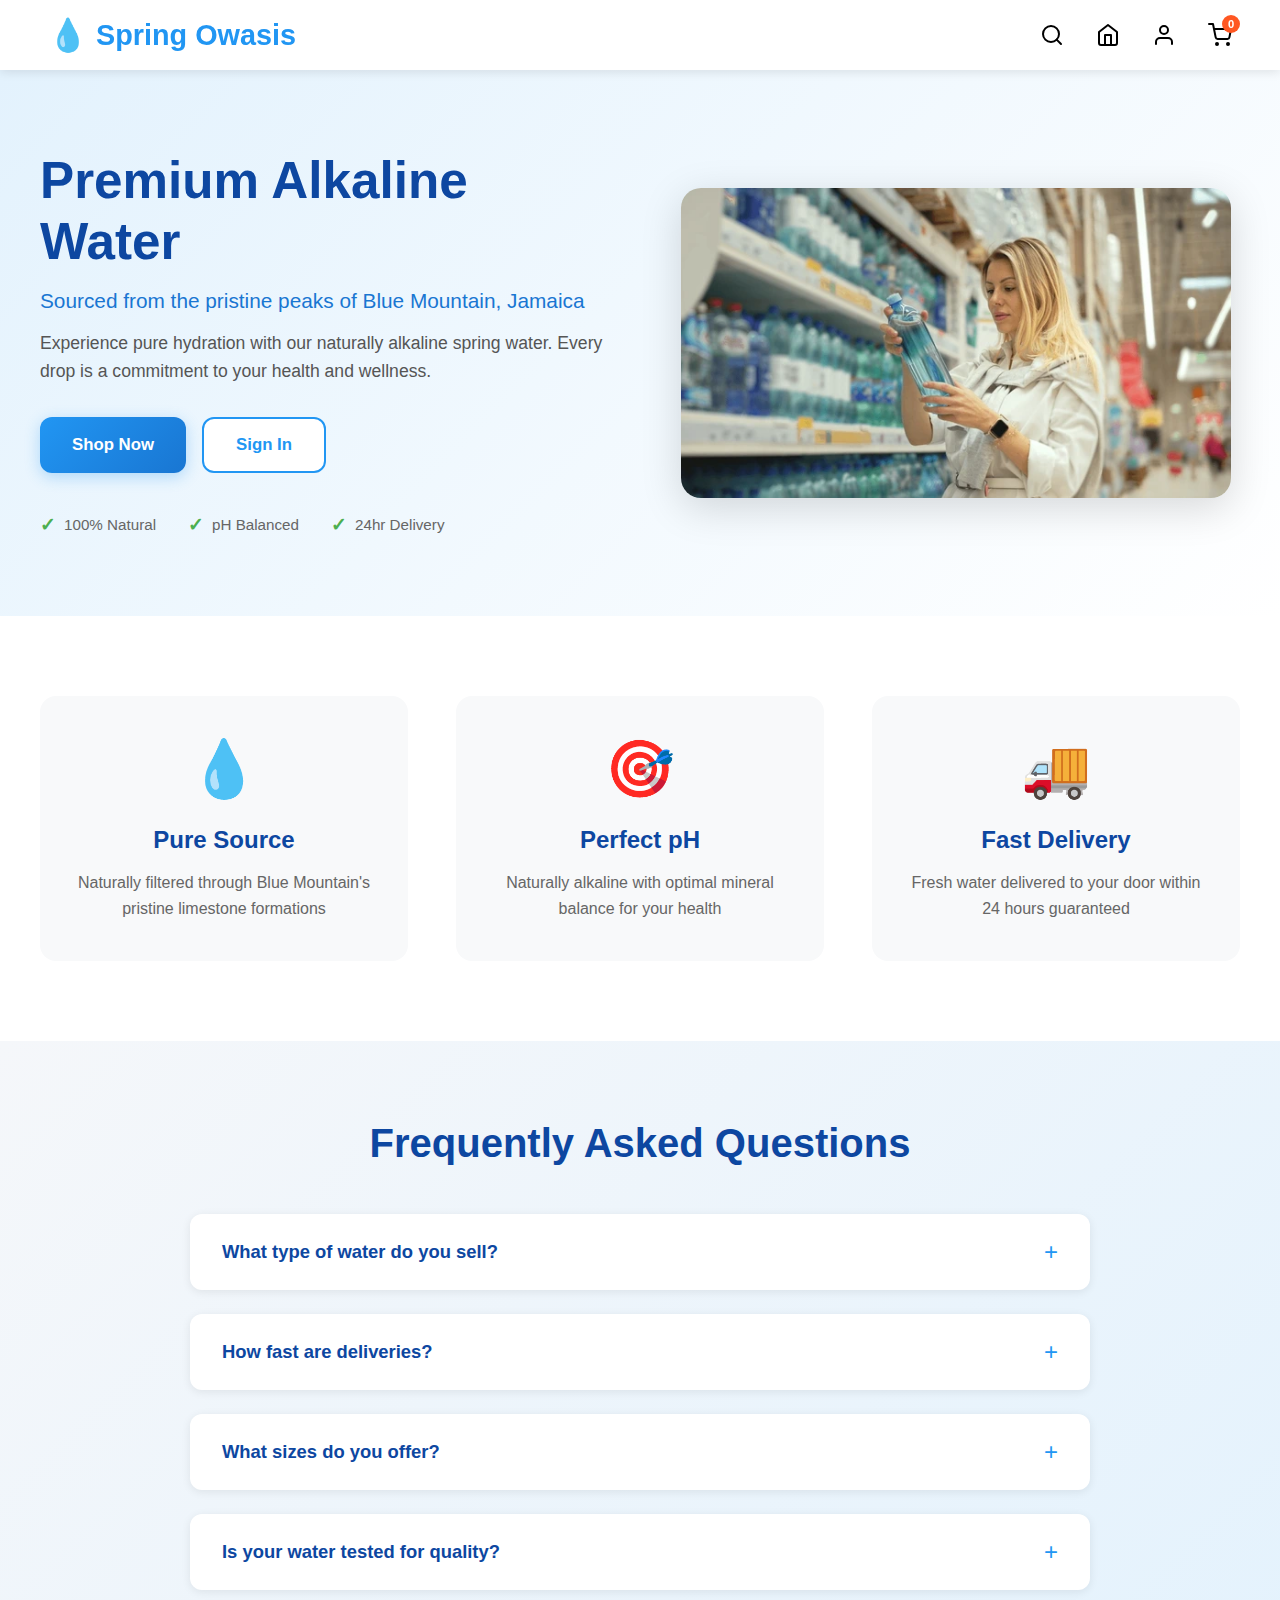
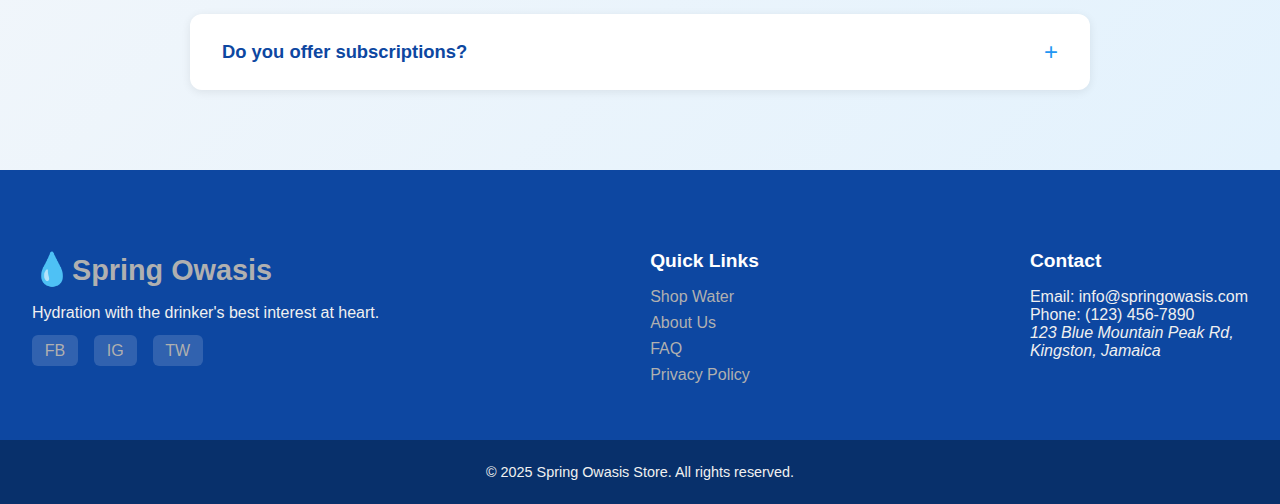
<file: Pages/index.html>
<!DOCTYPE html>
<html lang="en">

<head>
    <meta charset="UTF-8">
    <meta name="viewport" content="width=device-width, initial-scale=1.0">
    <title>Spring Owasis Store</title>
    <link rel="stylesheet" href="/css/index.css">
</head>

<body>
    <nav>
        <a href="/index.html" class="logo">Spring Owasis</a>
        <div class="nav-icons">
            <div class="nav-icon search-icon" title="Search"></div>
            <a href="/Pages/shop.html" class="nav-icon shop-icon" title="Shop"></a>
            <div class="nav-icon profile-icon" title="Profile"></div>
            <a href="/Pages/cart.html" class="nav-icon cart-icon" title="Cart">
                <span class="cart-badge">0</span>
            </a>
        </div>
    </nav>

    <section class="hero-section">
        <div class="hero-content">
            <div class="hero-text">
                <h1>Premium Alkaline Water</h1>
                <p class="hero-subtitle">Sourced from the pristine peaks of Blue Mountain, Jamaica</p>
                <p class="hero-description">Experience pure hydration with our naturally alkaline spring water. Every
                    drop is a commitment to your health and wellness.</p>

                <div class="hero-buttons">
                    <button class="shop-herobutton">Shop Now</button>
                    <button class="login-herobutton">Sign In</button>
                </div>

                <div class="hero-features">
                    <div class="feature-item">
                        <span class="feature-icon">✓</span>
                        <span>100% Natural</span>
                    </div>
                    <div class="feature-item">
                        <span class="feature-icon">✓</span>
                        <span>pH Balanced</span>
                    </div>
                    <div class="feature-item">
                        <span class="feature-icon">✓</span>
                        <span>24hr Delivery</span>
                    </div>
                </div>
            </div>

            <div class="hero-image">
                <img src="/assets/woman_water.png" alt="Premium water collection">
            </div>
        </div>
    </section>

    <section class="features-section">
        <div class="features-container">
            <div class="feature-card">
                <div class="feature-icon-large">💧</div>
                <h3>Pure Source</h3>
                <p>Naturally filtered through Blue Mountain's pristine limestone formations</p>
            </div>
            <div class="feature-card">
                <div class="feature-icon-large">🎯</div>
                <h3>Perfect pH</h3>
                <p>Naturally alkaline with optimal mineral balance for your health</p>
            </div>
            <div class="feature-card">
                <div class="feature-icon-large">🚚</div>
                <h3>Fast Delivery</h3>
                <p>Fresh water delivered to your door within 24 hours guaranteed</p>
            </div>
        </div>
    </section>

    <section class="faq-section">
        <div class="faq-container">
            <h2 class="faq-heading">Frequently Asked Questions</h2>

            <div class="faq-list">
                <div class="faq-item">
                    <div class="faq-question">
                        <h3>What type of water do you sell?</h3>
                        <span class="faq-icon">+</span>
                    </div>
                    <div class="faq-answer">
                        <p>We sell premium alkaline water sourced from the peak of Blue Mountain, Jamaica. Our water is
                            naturally filtered and rich in essential minerals.</p>
                    </div>
                </div>

                <div class="faq-item">
                    <div class="faq-question">
                        <h3>How fast are deliveries?</h3>
                        <span class="faq-icon">+</span>
                    </div>
                    <div class="faq-answer">
                        <p>We commit to delivering all orders within 24 hours of placement. Same-day delivery is
                            available for orders placed before noon.</p>
                    </div>
                </div>

                <div class="faq-item">
                    <div class="faq-question">
                        <h3>What sizes do you offer?</h3>
                        <span class="faq-icon">+</span>
                    </div>
                    <div class="faq-answer">
                        <p>We offer sizes ranging from 8oz bottles to 5-gallon jugs, with prices from $80 to $2000 to
                            suit every need.</p>
                    </div>
                </div>

                <div class="faq-item">
                    <div class="faq-question">
                        <h3>Is your water tested for quality?</h3>
                        <span class="faq-icon">+</span>
                    </div>
                    <div class="faq-answer">
                        <p>Yes, our water undergoes rigorous testing to ensure it meets the highest quality standards.
                            We test for purity, mineral content, and pH levels regularly.</p>
                    </div>
                </div>

                <div class="faq-item">
                    <div class="faq-question">
                        <h3>Do you offer subscriptions?</h3>
                        <span class="faq-icon">+</span>
                    </div>
                    <div class="faq-answer">
                        <p>Subscription services are coming soon! Sign up for our newsletter to be notified when they
                            launch.</p>
                    </div>
                </div>
            </div>
        </div>
    </section>

    <footer class="main-footer">
        <div class="footer-content">
            <div class="footer-col brand-info">
                <a href="/index.html" class="logo footer-logo">Spring Owasis</a>
                <p class="tagline">Hydration with the drinker's best interest at heart.</p>
                <div class="social-links">
                    <a href="#" class="social-icon" title="Facebook">FB</a>
                    <a href="#" class="social-icon" title="Instagram">IG</a>
                    <a href="#" class="social-icon" title="Twitter">TW</a>
                </div>
            </div>

            <div class="footer-col nav-links">
                <h3>Quick Links</h3>
                <ul>
                    <li><a href="/Pages/shop.html">Shop Water</a></li>
                    <li><a href="/Pages copy/about.html">About Us</a></li>
                    <li><a href="">FAQ</a></li>
                    <li><a href="#">Privacy Policy</a></li>
                </ul>
            </div>

            <div class="footer-col contact-info">
                <h3>Contact</h3>
                <p>Email: info@springowasis.com</p>
                <p>Phone: (123) 456-7890</p>
                <address>
                    123 Blue Mountain Peak Rd,<br>
                    Kingston, Jamaica
                </address>
            </div>
        </div>

        <div class="footer-bottom">
            <p>&copy; 2025 Spring Owasis Store. All rights reserved.</p>
        </div>
    </footer>

    <script src="/scripts/index.js"></script>
</body>

</html>
</file>
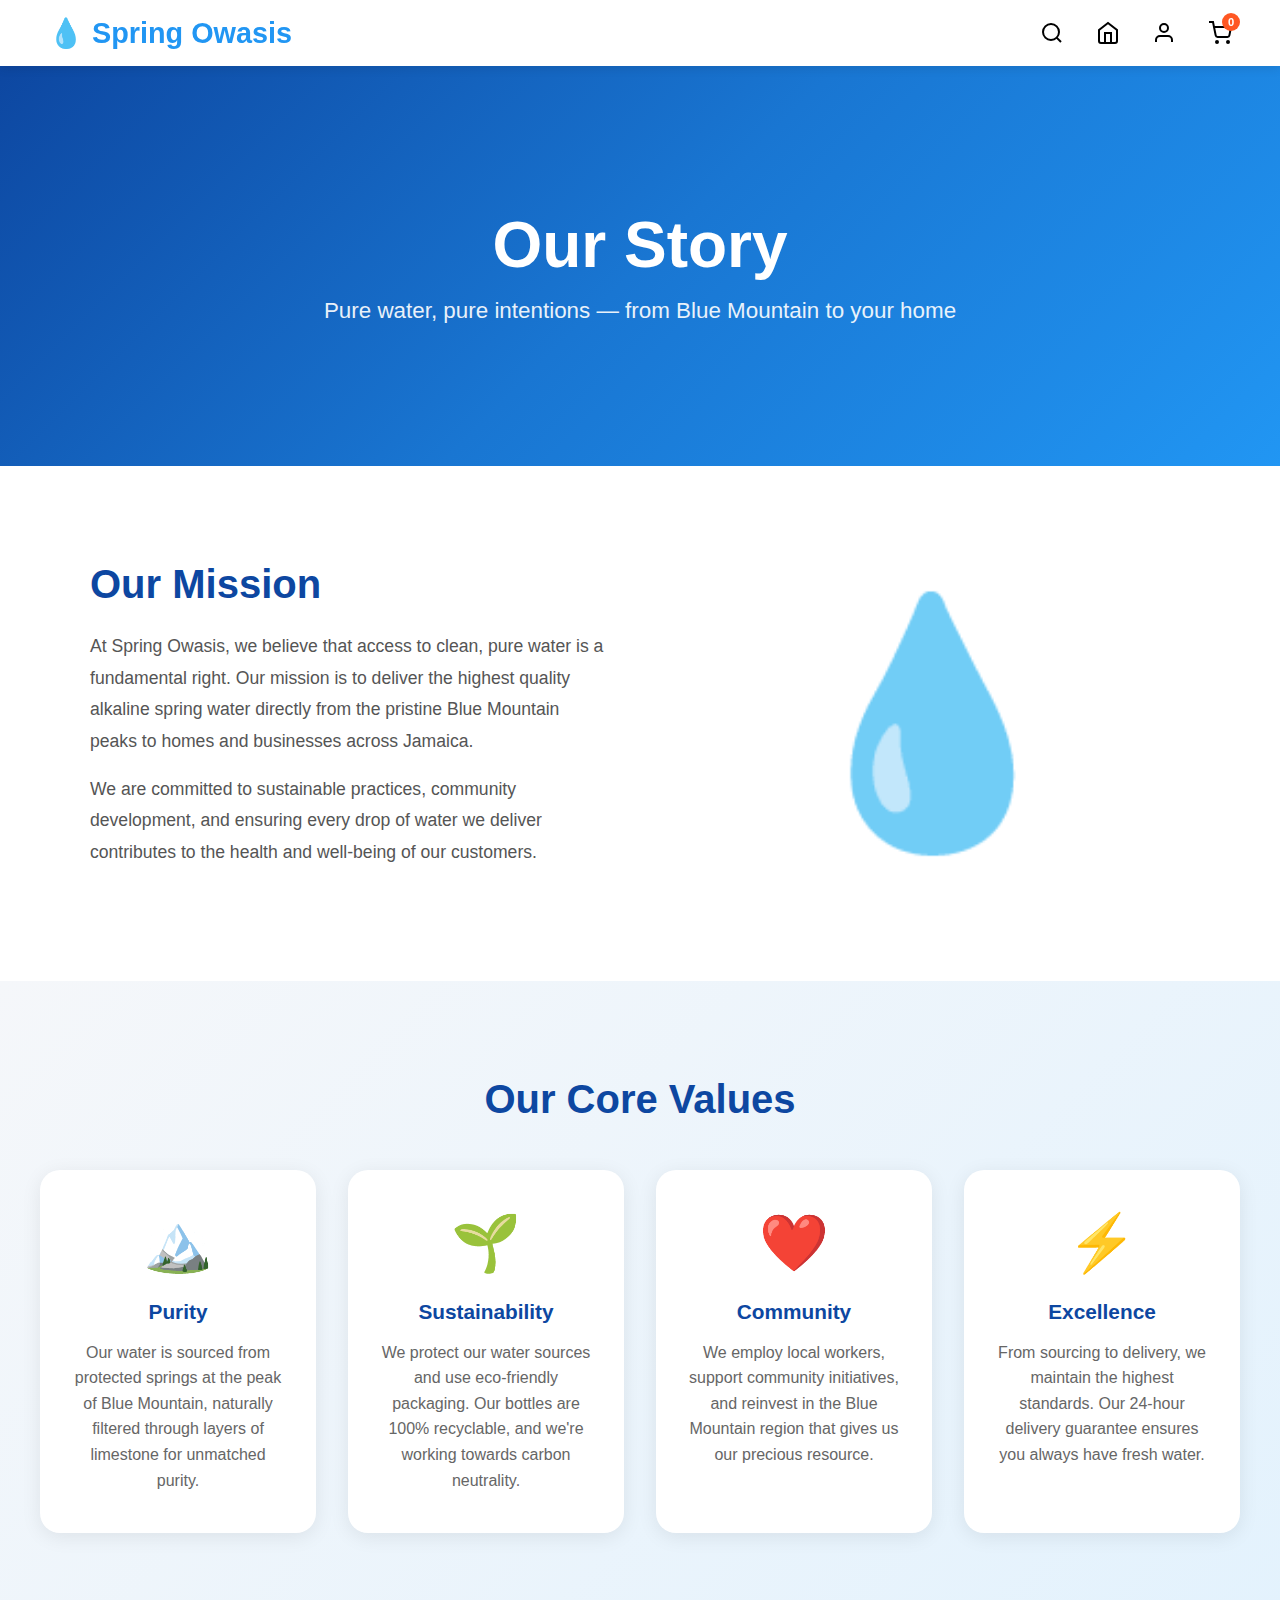
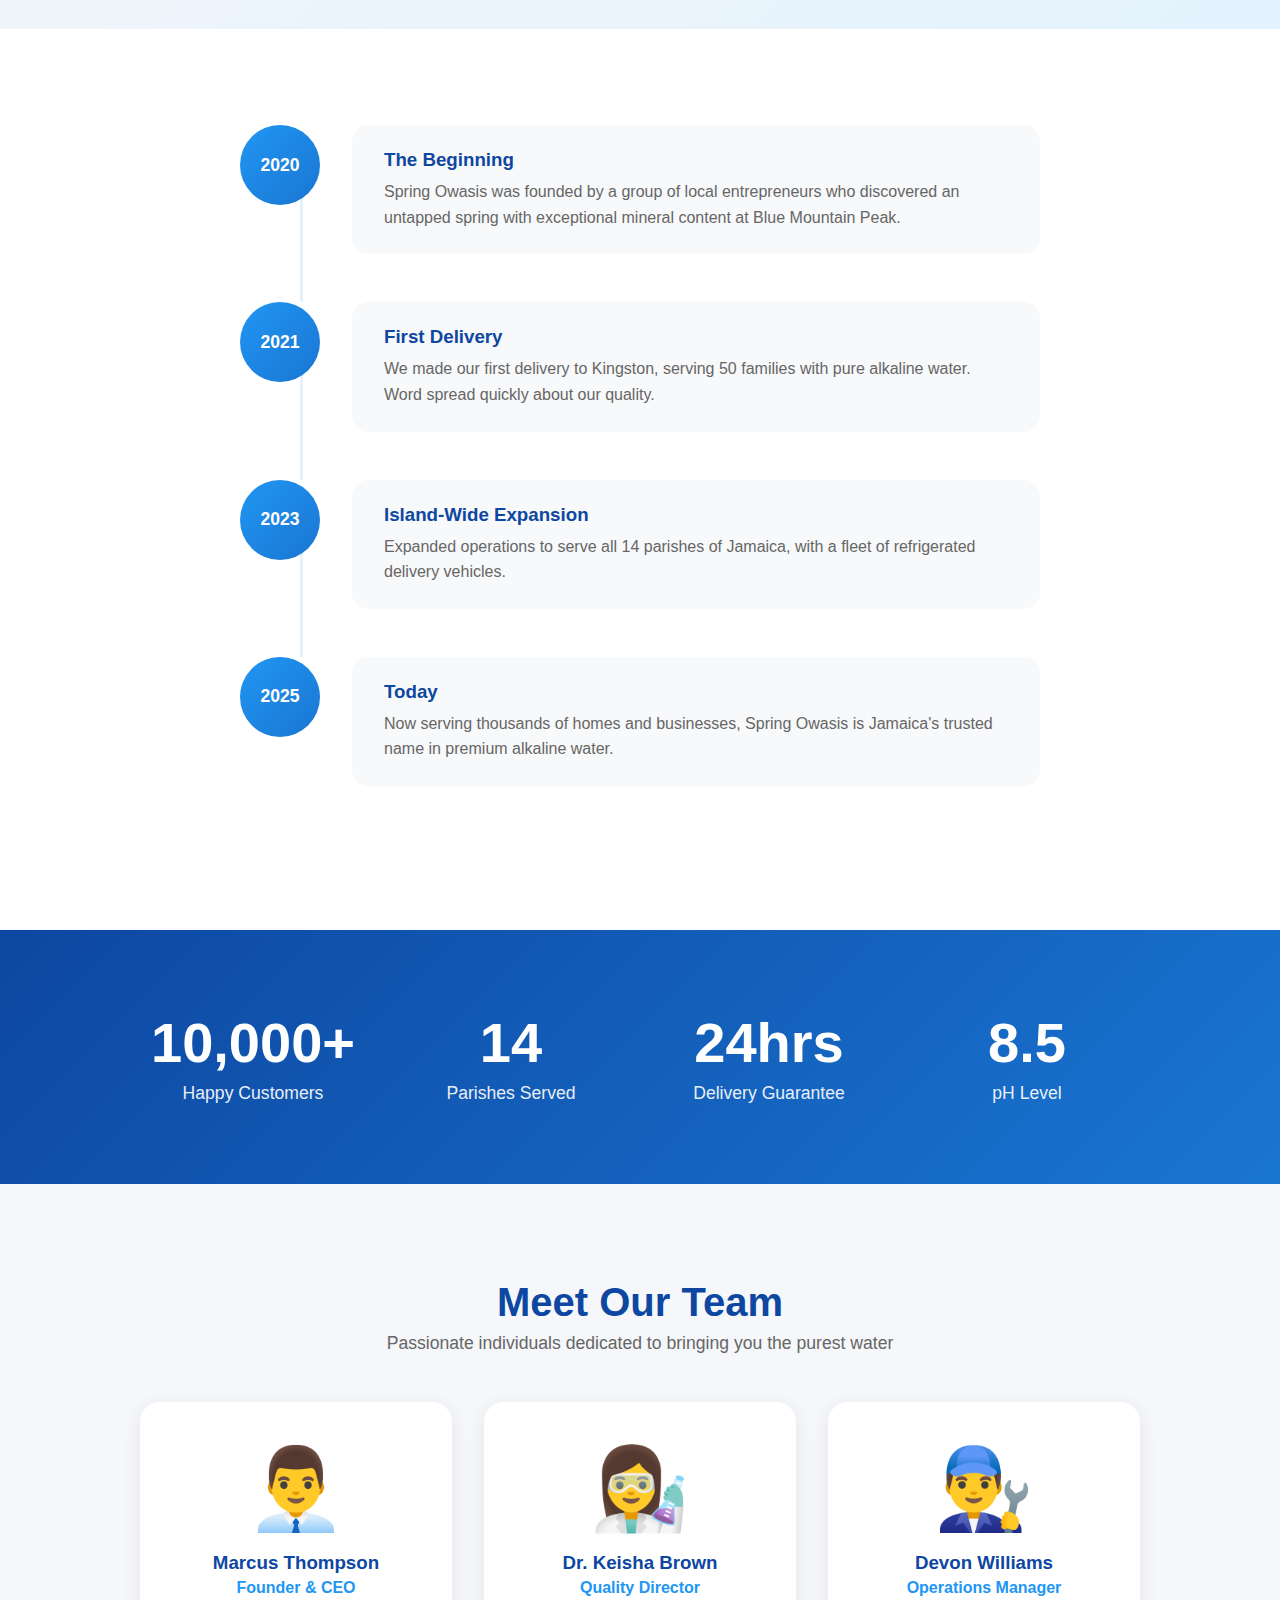
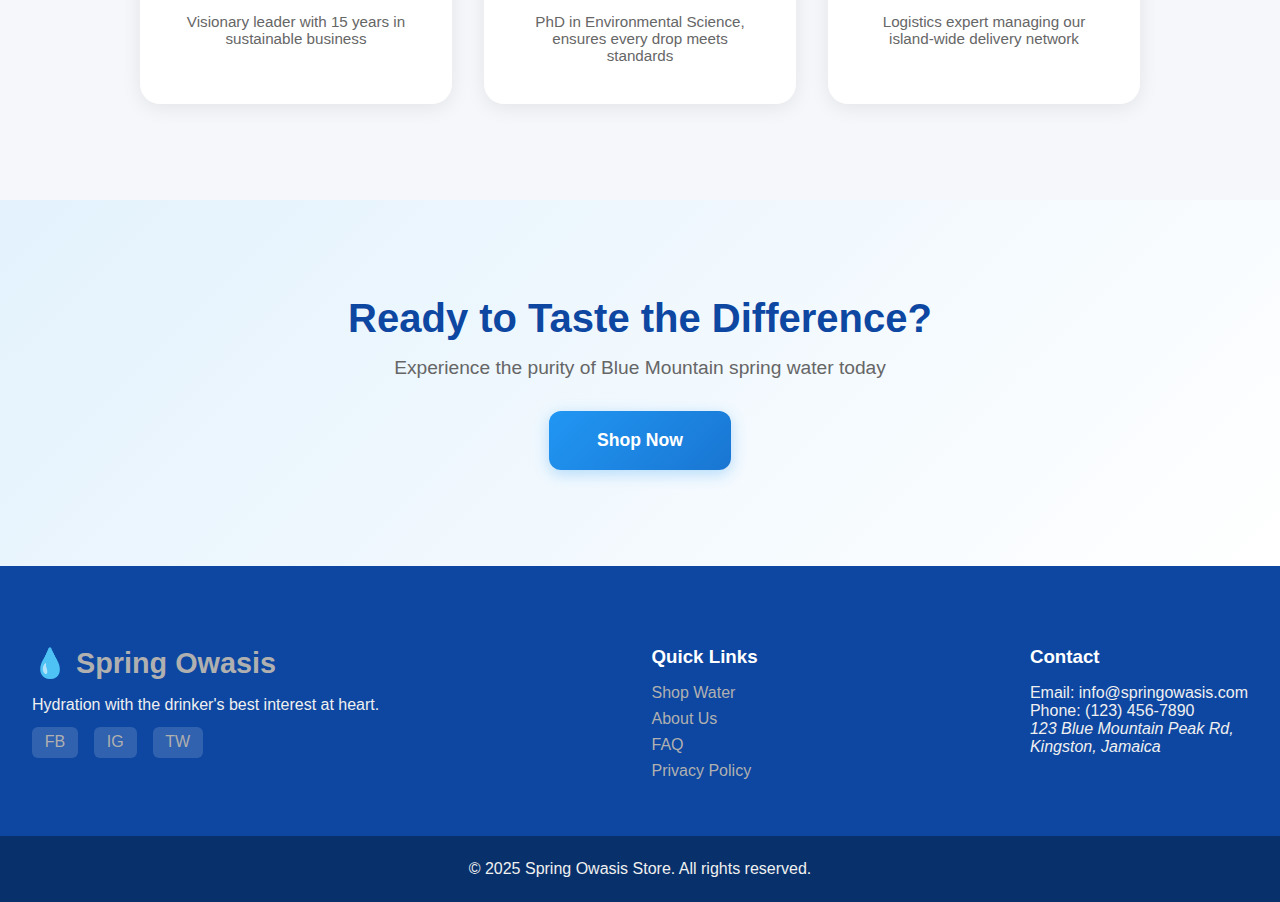
<file: Pages/about.html>
<!DOCTYPE html>
<html lang="en">

<head>
    <meta charset="UTF-8">
    <meta name="viewport" content="width=device-width, initial-scale=1.0">
    <title>About Us - Spring Owasis</title>
    <link rel="stylesheet" href="/css/about.css">
</head>

<body>
    <nav>
        <a href="/index.html" class="logo">Spring Owasis</a>
        <div class="nav-icons">
            <div class="nav-icon search-icon" title="Search"></div>
            <a href="/Pages/shop.html" class="nav-icon shop-icon" title="Shop"></a>
            <a href="/Pages/profile.html" class="nav-icon profile-icon" title="Profile"></a>
            <a href="/Pages/cart.html" class="nav-icon cart-icon" title="Cart">
                <span class="cart-badge">0</span>
            </a>
        </div>
    </nav>

    <!-- Hero Section -->
    <section class="about-hero">
        <div class="hero-overlay">
            <h1>Our Story</h1>
            <p>Pure water, pure intentions — from Blue Mountain to your home</p>
        </div>
    </section>

    <!-- Mission Section -->
    <section class="mission-section">
        <div class="mission-container">
            <div class="mission-content">
                <h2>Our Mission</h2>
                <p>At Spring Owasis, we believe that access to clean, pure water is a fundamental right. Our mission is
                    to deliver the highest quality alkaline spring water directly from the pristine Blue Mountain peaks
                    to homes and businesses across Jamaica.</p>
                <p>We are committed to sustainable practices, community development, and ensuring every drop of water we
                    deliver contributes to the health and well-being of our customers.</p>
            </div>
            <div class="mission-image">
                <div class="mission-icon">💧</div>
            </div>
        </div>
    </section>

    <!-- Values Section -->
    <section class="values-section">
        <h2>Our Core Values</h2>
        <div class="values-grid">
            <div class="value-card">
                <div class="value-icon">🏔️</div>
                <h3>Purity</h3>
                <p>Our water is sourced from protected springs at the peak of Blue Mountain, naturally filtered through
                    layers of limestone for unmatched purity.</p>
            </div>
            <div class="value-card">
                <div class="value-icon">🌱</div>
                <h3>Sustainability</h3>
                <p>We protect our water sources and use eco-friendly packaging. Our bottles are 100% recyclable, and
                    we're working towards carbon neutrality.</p>
            </div>
            <div class="value-card">
                <div class="value-icon">❤️</div>
                <h3>Community</h3>
                <p>We employ local workers, support community initiatives, and reinvest in the Blue Mountain region that
                    gives us our precious resource.</p>
            </div>
            <div class="value-card">
                <div class="value-icon">⚡</div>
                <h3>Excellence</h3>
                <p>From sourcing to delivery, we maintain the highest standards. Our 24-hour delivery guarantee ensures
                    you always have fresh water.</p>
            </div>
        </div>
    </section>

    <!-- Story Section -->
    <section class="story-section">
        <div class="story-container">
            <div class="story-timeline">
                <div class="timeline-item">
                    <div class="timeline-year">2020</div>
                    <div class="timeline-content">
                        <h3>The Beginning</h3>
                        <p>Spring Owasis was founded by a group of local entrepreneurs who discovered an untapped spring
                            with exceptional mineral content at Blue Mountain Peak.</p>
                    </div>
                </div>
                <div class="timeline-item">
                    <div class="timeline-year">2021</div>
                    <div class="timeline-content">
                        <h3>First Delivery</h3>
                        <p>We made our first delivery to Kingston, serving 50 families with pure alkaline water. Word
                            spread quickly about our quality.</p>
                    </div>
                </div>
                <div class="timeline-item">
                    <div class="timeline-year">2023</div>
                    <div class="timeline-content">
                        <h3>Island-Wide Expansion</h3>
                        <p>Expanded operations to serve all 14 parishes of Jamaica, with a fleet of refrigerated
                            delivery vehicles.</p>
                    </div>
                </div>
                <div class="timeline-item">
                    <div class="timeline-year">2025</div>
                    <div class="timeline-content">
                        <h3>Today</h3>
                        <p>Now serving thousands of homes and businesses, Spring Owasis is Jamaica's trusted name in
                            premium alkaline water.</p>
                    </div>
                </div>
            </div>
        </div>
    </section>

    <!-- Stats Section -->
    <section class="stats-section">
        <div class="stats-container">
            <div class="stat-item">
                <div class="stat-number">10,000+</div>
                <div class="stat-label">Happy Customers</div>
            </div>
            <div class="stat-item">
                <div class="stat-number">14</div>
                <div class="stat-label">Parishes Served</div>
            </div>
            <div class="stat-item">
                <div class="stat-number">24hrs</div>
                <div class="stat-label">Delivery Guarantee</div>
            </div>
            <div class="stat-item">
                <div class="stat-number">8.5</div>
                <div class="stat-label">pH Level</div>
            </div>
        </div>
    </section>

    <!-- Team Section -->
    <section class="team-section">
        <h2>Meet Our Team</h2>
        <p class="team-intro">Passionate individuals dedicated to bringing you the purest water</p>
        <div class="team-grid">
            <div class="team-card">
                <div class="team-avatar">👨‍💼</div>
                <h3>Marcus Thompson</h3>
                <p class="team-role">Founder & CEO</p>
                <p class="team-bio">Visionary leader with 15 years in sustainable business</p>
            </div>
            <div class="team-card">
                <div class="team-avatar">👩‍🔬</div>
                <h3>Dr. Keisha Brown</h3>
                <p class="team-role">Quality Director</p>
                <p class="team-bio">PhD in Environmental Science, ensures every drop meets standards</p>
            </div>
            <div class="team-card">
                <div class="team-avatar">👨‍🔧</div>
                <h3>Devon Williams</h3>
                <p class="team-role">Operations Manager</p>
                <p class="team-bio">Logistics expert managing our island-wide delivery network</p>
            </div>
        </div>
    </section>

    <!-- CTA Section -->
    <section class="cta-section">
        <div class="cta-content">
            <h2>Ready to Taste the Difference?</h2>
            <p>Experience the purity of Blue Mountain spring water today</p>
            <a href="/Pages/shop.html" class="cta-btn">Shop Now</a>
        </div>
    </section>

    <footer class="main-footer">
        <div class="footer-content">
            <div class="footer-col brand-info">
                <a href="/index.html" class="logo footer-logo">Spring Owasis</a>
                <p class="tagline">Hydration with the drinker's best interest at heart.</p>
                <div class="social-links">
                    <a href="#" class="social-icon">FB</a>
                    <a href="#" class="social-icon">IG</a>
                    <a href="#" class="social-icon">TW</a>
                </div>
            </div>
            <div class="footer-col nav-links">
                <h3>Quick Links</h3>
                <ul>
                    <li><a href="/Pages/shop.html">Shop Water</a></li>
                    <li><a href="/Pages/about.html">About Us</a></li>
                    <li><a href="/index.html#faq">FAQ</a></li>
                    <li><a href="#">Privacy Policy</a></li>
                </ul>
            </div>
            <div class="footer-col contact-info">
                <h3>Contact</h3>
                <p>Email: info@springowasis.com</p>
                <p>Phone: (123) 456-7890</p>
                <address>123 Blue Mountain Peak Rd,<br>Kingston, Jamaica</address>
            </div>
        </div>
        <div class="footer-bottom">
            <p>&copy; 2025 Spring Owasis Store. All rights reserved.</p>
        </div>
    </footer>

    <script src="/scripts/about.js"></script>
</body>

</html>
</file>
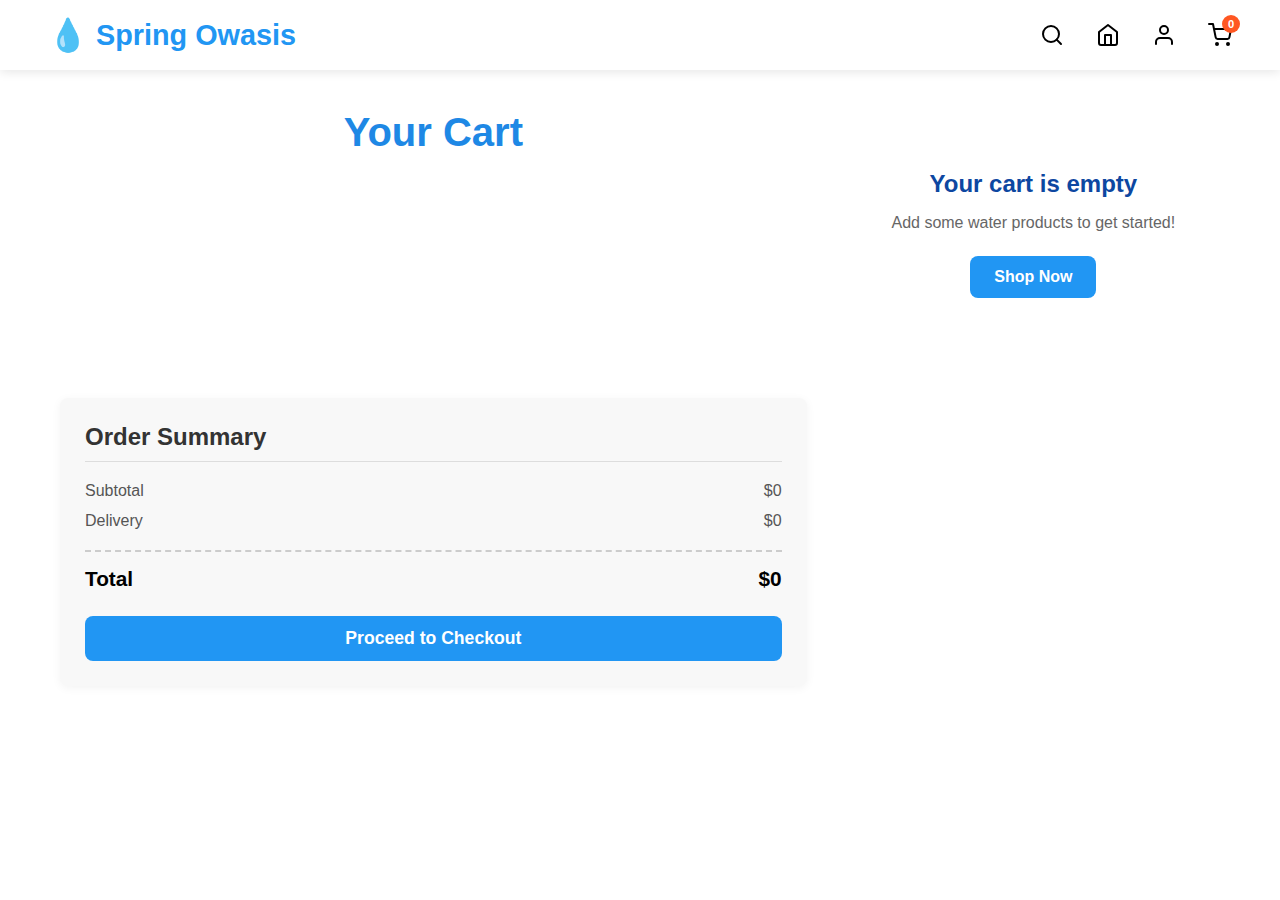
<file: Pages/cart.html>
<!DOCTYPE html>
<html lang="en">

<head>
    <meta charset="UTF-8">
    <meta name="viewport" content="width=device-width, initial-scale=1.0">
    <title>Cart - Spring Owasis</title>
    <link rel="stylesheet" href="/css/cart.css">
</head>

<body>

    <!-- Navigation -->
    <nav>
        <a href="/index.html" class="logo">Spring Owasis</a>
        <div class="nav-icons">
            <div class="nav-icon search-icon" title="Search"></div>
            <a href="/Pages/shop.html" class="nav-icon shop-icon" title="Shop"></a>
            <div class="nav-icon profile-icon" title="Profile"></div>
            <a href="/Pages/cart.html" class="nav-icon cart-icon" title="Cart">
                <span class="cart-badge">0</span>
            </a>
        </div>
    </nav>

    <section class="cart-container">

        <h1>Your Cart</h1>

        <!-- Cart Items (will be populated by JavaScript) -->
        <div class="cart-items">
            <!-- Items will be dynamically loaded here -->
        </div>

        <!-- Summary -->
        <div class="cart-summary">
            <h3>Order Summary</h3>

            <div class="summary-row">
                <span>Subtotal</span>
                <span>$0</span>
            </div>

            <div class="summary-row">
                <span>Delivery</span>
                <span>$0</span>
            </div>

            <div class="summary-total">
                <span>Total</span>
                <span>$0</span>
            </div>

            <button class="checkout-btn">Proceed to Checkout</button>
        </div>

    </section>

    <script src="/scripts/cart.js"></script>
</body>

</html>
</file>
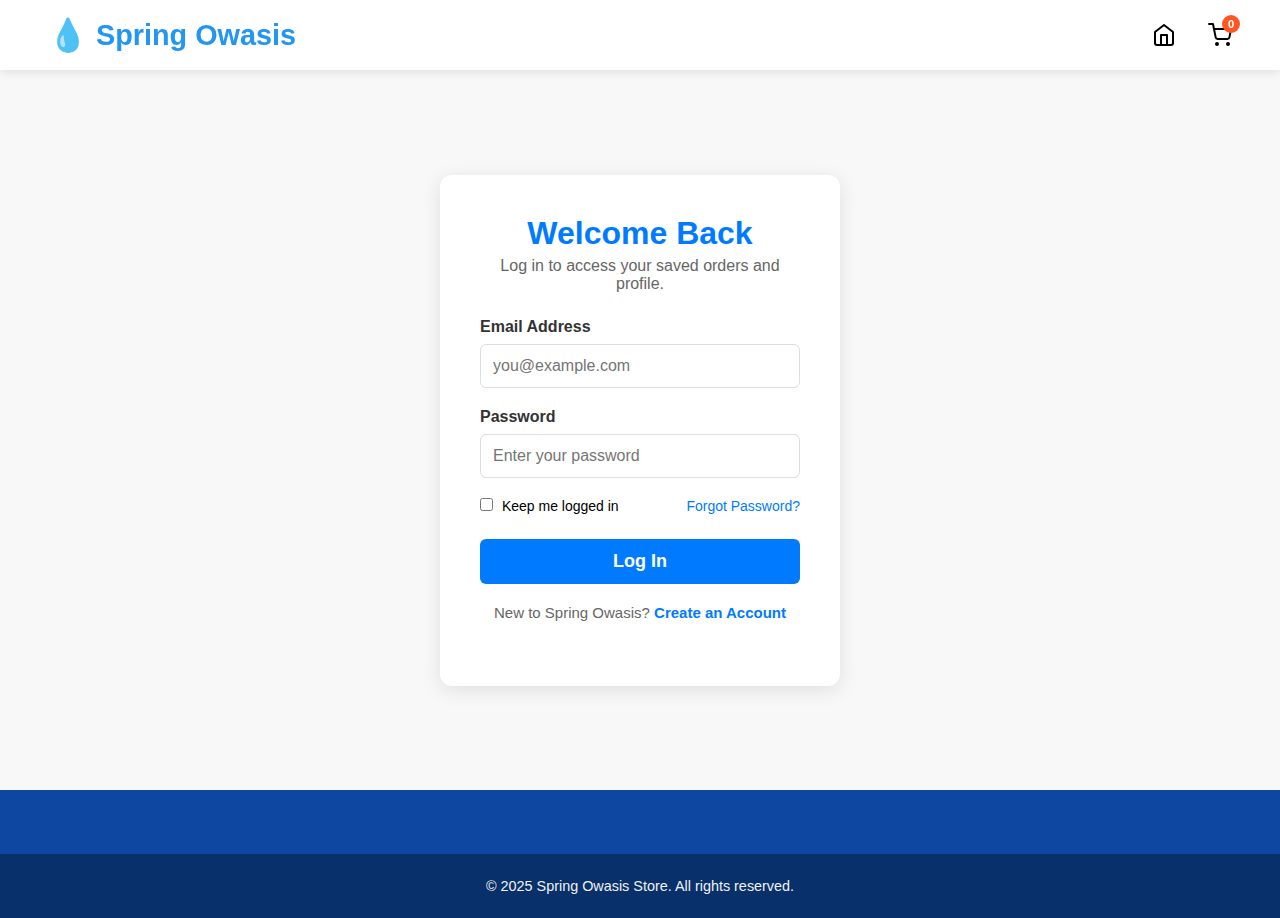
<file: Pages/login.html>
<!DOCTYPE html>
<html lang="en">

<head>
    <meta charset="UTF-8">
    <meta name="viewport" content="width=device-width, initial-scale=1.0">
    <title>Spring Owasis - Login</title>
    <link rel="stylesheet" href="../css/index.css">
    <link rel="stylesheet" href="../css/login.css">
    <script src="../scripts/login.js" defer></script>
</head>

<body>
    <nav>
        <a href="/Pages/" class="logo">Spring Owasis</a>
        <div class="nav-icons">
            <div class="nav-icon shop-icon" title="Shop" onclick="location.href='shop.html'"></div>
            <div class="nav-icon cart-icon" title="Cart">
                <span class="cart-badge">0</span>
            </div>
        </div>
    </nav>

    <main class="login-container">
        <div class="login-box">
            <h1>Welcome Back</h1>
            <p>Log in to access your saved orders and profile.</p>

            <form id="loginForm">
                <div class="form-group">
                    <label for="email">Email Address</label>
                    <input type="email" id="email" name="email" placeholder="you@example.com" required>
                </div>

                <div class="form-group">
                    <label for="password">Password</label>
                    <input type="password" id="password" name="password" placeholder="Enter your password" required>
                </div>

                <div class="form-options">
                    <label class="remember-me">
                        <input type="checkbox" name="remember"> Keep me logged in
                    </label>
                    <a href="#" class="forgot-password">Forgot Password?</a>
                </div>

                <button type="submit" class="login-button">Log In</button>
            </form>

            <div class="register-link">
                <p>New to Spring Owasis? <a href="/Pages/register.html">Create an Account</a></p>
            </div>
        </div>
    </main>

    <footer class="main-footer">
        <div class="footer-bottom">
            <p>&copy; 2025 Spring Owasis Store. All rights reserved.</p>
        </div>
    </footer>
</body>

</html>
</file>
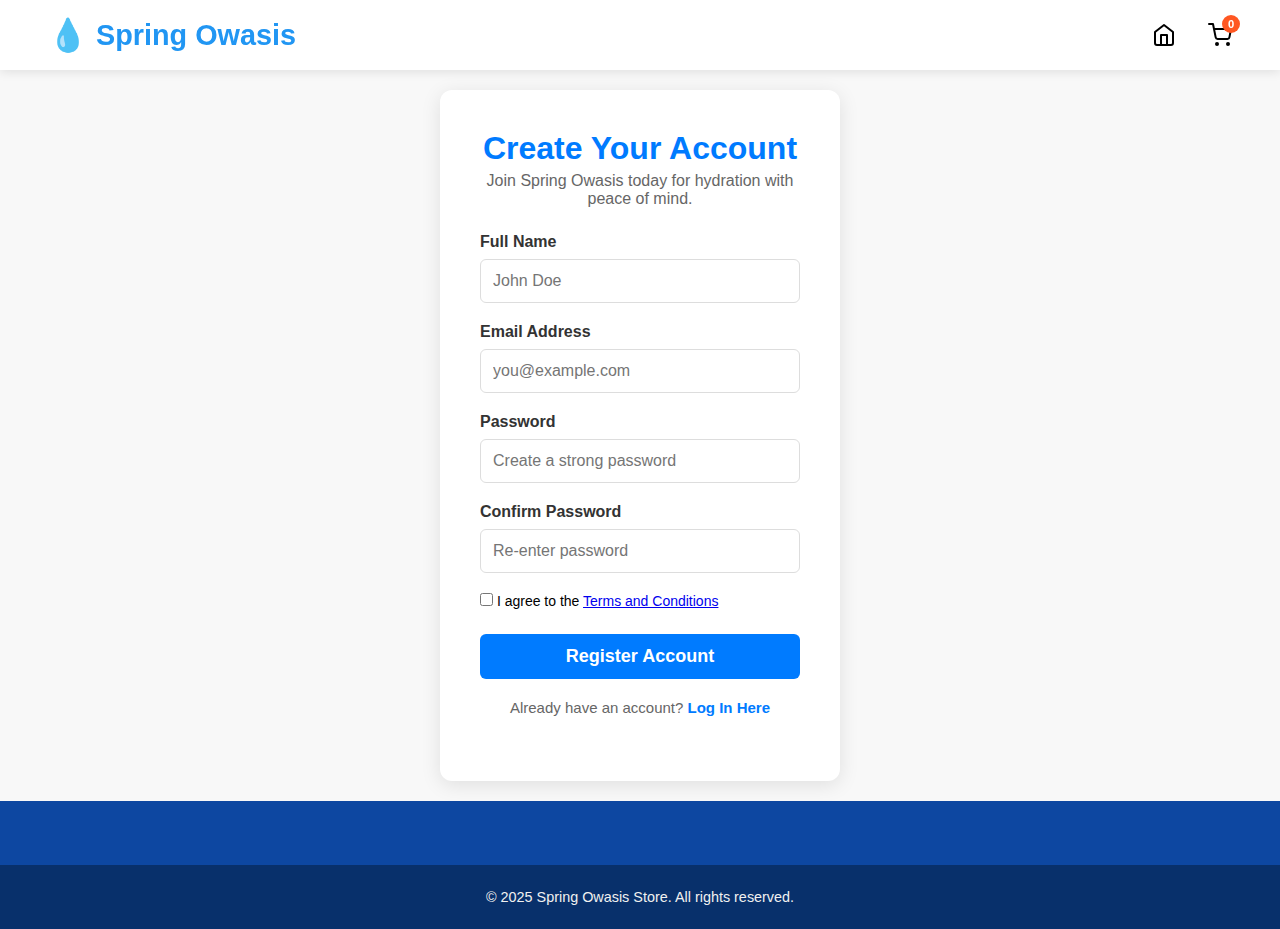
<file: Pages/register.html>
<!DOCTYPE html>
<html lang="en">

<head>
    <meta charset="UTF-8">
    <meta name="viewport" content="width=device-width, initial-scale=1.0">
    <title>Spring Owasis - Register</title>
    <link rel="stylesheet" href="../css/index.css">
    <link rel="stylesheet" href="../css/login.css">
    <script src="/scripts/auth.js" defer></script>
</head>

<body>
    <nav>
        <a href="../index.html" class="logo">Spring Owasis</a>
        <div class="nav-icons">
            <div class="nav-icon shop-icon" title="Shop" onclick="location.href='shop.html'"></div>
            <div class="nav-icon cart-icon" title="Cart">
                <span class="cart-badge">0</span>
            </div>
        </div>
    </nav>

    <main class="login-container">
        <div class="login-box">
            <h1>Create Your Account</h1>
            <p>Join Spring Owasis today for hydration with peace of mind.</p>

            <form id="register-form">
                <div class="form-group">
                    <label for="name">Full Name</label>
                    <input type="text" id="name" name="name" placeholder="John Doe" required>
                </div>

                <div class="form-group">
                    <label for="email">Email Address</label>
                    <input type="email" id="email" name="email" placeholder="you@example.com" required>
                </div>

                <div class="form-group">
                    <label for="password">Password</label>
                    <input type="password" id="password" name="password" placeholder="Create a strong password"
                        required>
                </div>

                <div class="form-group">
                    <label for="confirm-password">Confirm Password</label>
                    <input type="password" id="confirm-password" name="confirm-password" placeholder="Re-enter password"
                        required>
                </div>

                <div class="form-options terms">
                    <label>
                        <input type="checkbox" id="terms" required> I agree to the <a href="#">Terms and Conditions</a>
                    </label>
                </div>

                <button type="submit" class="login-button">Register Account</button>
            </form>

            <div class="register-link">
                <p>Already have an account? <a href="login.html">Log In Here</a></p>
            </div>
        </div>
    </main>

    <footer class="main-footer">
        <div class="footer-bottom">
            <p>&copy; 2025 Spring Owasis Store. All rights reserved.</p>
        </div>
    </footer>
</body>

</html>
</file>
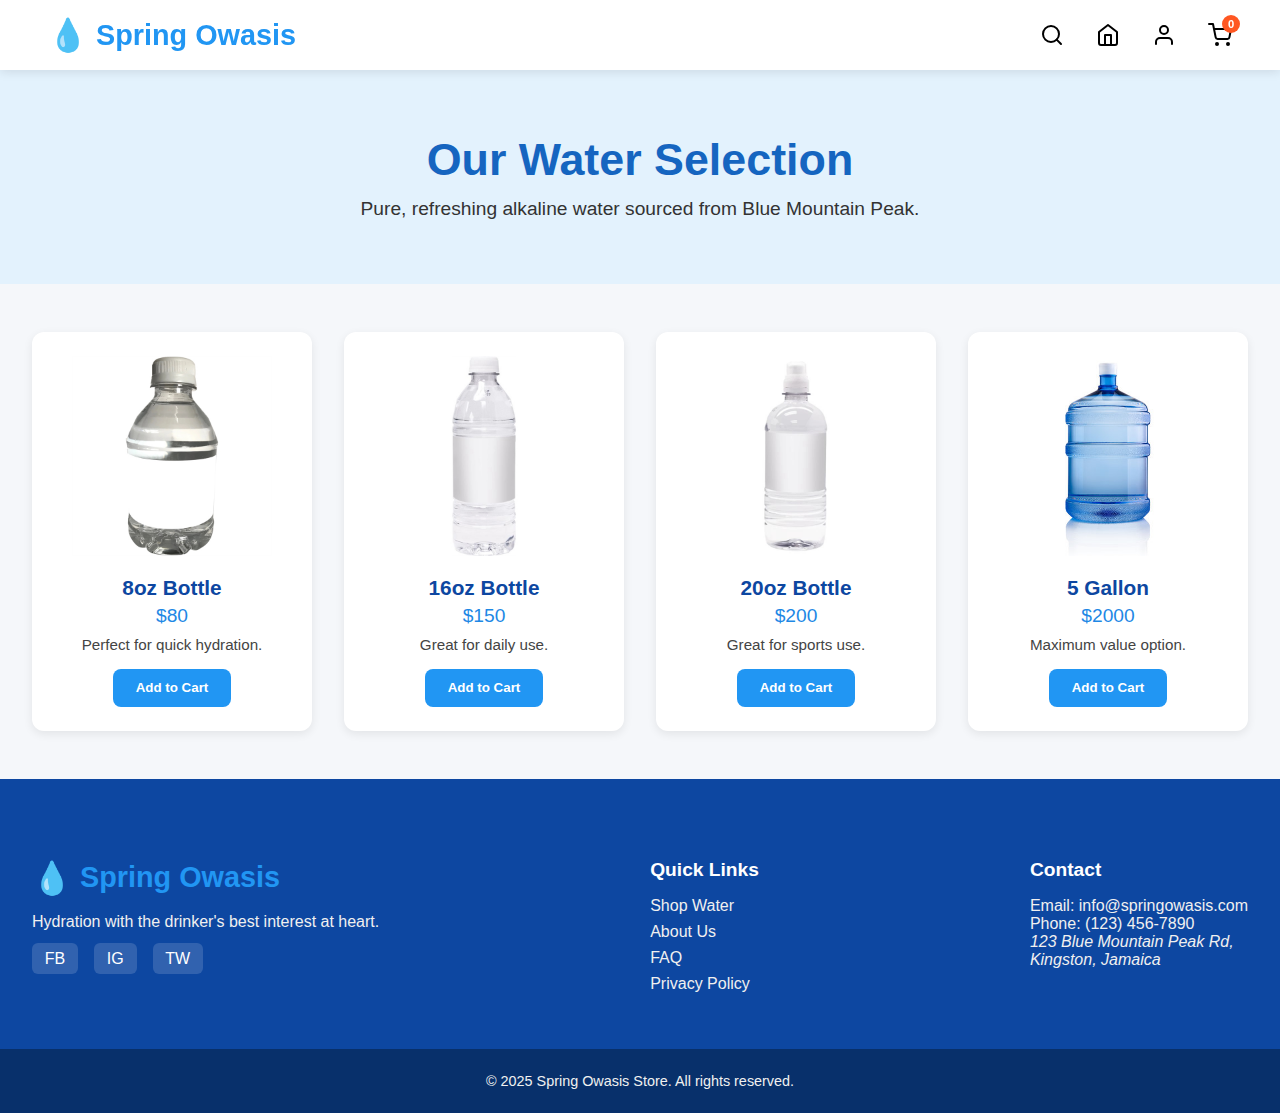
<file: Pages/shop.html>
<!DOCTYPE html>
<html lang="en">

<head>
    <meta charset="UTF-8">
    <meta name="viewport" content="width=device-width, initial-scale=1.0">
    <title>Shop - Spring Owasis</title>
    <link rel="stylesheet" href="/css/shop.css">
</head>

<body>

    <nav>
        <a href="/index.html" class="logo">Spring Owasis</a>
        <div class="nav-icons">
            <div class="nav-icon search-icon" title="Search"></div>
            <a href="/Pages/shop.html" class="nav-icon shop-icon" title="Shop"></a>
            <div class="nav-icon profile-icon" title="Profile"></div>
            <a href="/Pages/cart.html" class="nav-icon cart-icon" title="Cart">
                <span class="cart-badge">0</span>
            </a>
        </div>
    </nav>

    <!-- Shop Banner -->
    <section class="shop-banner">
        <h1>Our Water Selection</h1>
        <p>Pure, refreshing alkaline water sourced from Blue Mountain Peak.</p>
    </section>

    <!-- Products Section -->
    <section class="products-section">
        <div class="products-grid">

            <div class="product-card">
                <img src="/assets/8oz.jpg" alt="8oz bottle">
                <h3>8oz Bottle</h3>
                <p class="price">$80</p>
                <p class="description">Perfect for quick hydration.</p>
                <button class="add-to-cart" data-name="8oz Bottle" data-price="80" data-image="/assets/8oz.jpg">Add to
                    Cart</button>
            </div>

            <div class="product-card">
                <img src="/assets/16oz.jpg" alt="16oz bottle">
                <h3>16oz Bottle</h3>
                <p class="price">$150</p>
                <p class="description">Great for daily use.</p>
                <button class="add-to-cart" data-name="16oz Bottle" data-price="150" data-image="/assets/16oz.jpg">Add
                    to Cart</button>
            </div>

            <div class="product-card">
                <img src="/assets/20oz.jpg" alt="20oz bottle">
                <h3>20oz Bottle</h3>
                <p class="price">$200</p>
                <p class="description">Great for sports use.</p>
                <button class="add-to-cart" data-name="20oz Bottle" data-price="200" data-image="/assets/20oz.jpg">Add
                    to Cart</button>
            </div>

            <div class="product-card">
                <img src="/assets/5gallon.jpg" alt="5 gallon jug">
                <h3>5 Gallon</h3>
                <p class="price">$2000</p>
                <p class="description">Maximum value option.</p>
                <button class="add-to-cart" data-name="5 Gallon" data-price="2000" data-image="/assets/5gallon.jpg">Add
                    to Cart</button>
            </div>

        </div>
    </section>

    <footer class="main-footer">
        <div class="footer-content">

            <div class="footer-col brand-info">
                <a href="/index.html" class="logo footer-logo">Spring Owasis</a>
                <p class="tagline">Hydration with the drinker's best interest at heart.</p>
                <div class="social-links">
                    <a href="#" class="social-icon" title="Facebook">FB</a>
                    <a href="#" class="social-icon" title="Instagram">IG</a>
                    <a href="#" class="social-icon" title="Twitter">TW</a>
                </div>
            </div>

            <div class="footer-col nav-links">
                <h3>Quick Links</h3>
                <ul>
                    <li><a href="/Pages/shop.html">Shop Water</a></li>
                    <li><a href="#">About Us</a></li>
                    <li><a href="#">FAQ</a></li>
                    <li><a href="#">Privacy Policy</a></li>
                </ul>
            </div>

            <div class="footer-col contact-info">
                <h3>Contact</h3>
                <p>Email: info@springowasis.com</p>
                <p>Phone: (123) 456-7890</p>
                <address>
                    123 Blue Mountain Peak Rd,<br>
                    Kingston, Jamaica
                </address>
            </div>

        </div>

        <div class="footer-bottom">
            <p>&copy; 2025 Spring Owasis Store. All rights reserved.</p>
        </div>
    </footer>

    <script src="/scripts/shop.js"></script>
</body>

</html>
</file>
<file: css/index.css>
* {
    margin: 0;
    padding: 0;
    box-sizing: border-box;
}

body {
    font-family: 'Segoe UI', Tahoma, Geneva, Verdana, sans-serif;
    background: linear-gradient(135deg, #f5f7fa 0%, #e3f2fd 100%);
    min-height: 100vh;
}

nav {
    display: flex;
    justify-content: space-between;
    align-items: center;
    padding: 1rem 3rem;
    background-color: #ffffff;
    box-shadow: 0 2px 10px rgba(0, 0, 0, 0.1);
    position: sticky;
    top: 0;
    z-index: 1000;
}

.logo {
    font-size: 1.8rem;
    font-weight: bold;
    color: #2196F3;
    text-decoration: none;
    display: flex;
    align-items: center;
    gap: 0.5rem;
}

.logo::before {
    content: "💧";
    font-size: 2rem;
}

.nav-icons {
    display: flex;
    gap: 2rem;
    align-items: center;
}

.nav-icon {
    width: 24px;
    height: 24px;
    cursor: pointer;
    transition: transform 0.2s, color 0.2s;
    color: #333;
    position: relative;
    text-decoration: none;
}

.nav-icon:hover {
    transform: scale(1.1);
    color: #2196F3;
}

.cart-badge {
    position: absolute;
    top: -8px;
    right: -8px;
    background-color: #FF5722;
    color: white;
    border-radius: 50%;
    width: 18px;
    height: 18px;
    display: flex;
    align-items: center;
    justify-content: center;
    font-size: 0.7rem;
    font-weight: bold;
}

/* SVG Icon Styles */
.search-icon {
    background: url("data:image/svg+xml,%3Csvg xmlns='http://www.w3.org/2000/svg' viewBox='0 0 24 24' fill='none' stroke='currentColor' stroke-width='2' stroke-linecap='round' stroke-linejoin='round'%3E%3Ccircle cx='11' cy='11' r='8'/%3E%3Cline x1='21' y1='21' x2='16.65' y2='16.65'/%3E%3C/svg%3E") no-repeat center;
}

.shop-icon {
    background: url("data:image/svg+xml,%3Csvg xmlns='http://www.w3.org/2000/svg' viewBox='0 0 24 24' fill='none' stroke='currentColor' stroke-width='2' stroke-linecap='round' stroke-linejoin='round'%3E%3Cpath d='M3 9l9-7 9 7v11a2 2 0 0 1-2 2H5a2 2 0 0 1-2-2z'/%3E%3Cpolyline points='9 22 9 12 15 12 15 22'/%3E%3C/svg%3E") no-repeat center;
}

.profile-icon {
    background: url("data:image/svg+xml,%3Csvg xmlns='http://www.w3.org/2000/svg' viewBox='0 0 24 24' fill='none' stroke='currentColor' stroke-width='2' stroke-linecap='round' stroke-linejoin='round'%3E%3Cpath d='M20 21v-2a4 4 0 0 0-4-4H8a4 4 0 0 0-4 4v2'/%3E%3Ccircle cx='12' cy='7' r='4'/%3E%3C/svg%3E") no-repeat center;
}

.cart-icon {
    background: url("data:image/svg+xml,%3Csvg xmlns='http://www.w3.org/2000/svg' viewBox='0 0 24 24' fill='none' stroke='currentColor' stroke-width='2' stroke-linecap='round' stroke-linejoin='round'%3E%3Ccircle cx='9' cy='21' r='1'/%3E%3Ccircle cx='20' cy='21' r='1'/%3E%3Cpath d='M1 1h4l2.68 13.39a2 2 0 0 0 2 1.61h9.72a2 2 0 0 0 2-1.61L23 6H6'/%3E%3C/svg%3E") no-repeat center;
}

@media (max-width: 768px) {
    nav {
        padding: 1rem 1.5rem;
    }

    .logo {
        font-size: 1.4rem;
    }

    .nav-icons {
        gap: 1.2rem;
    }

    .nav-icon {
        width: 20px;
        height: 20px;
    }
}

/* --- Hero Section --- */
.hero-section {
    padding: 5rem 2rem;
    display: flex;
    justify-content: center;
    background: linear-gradient(135deg, #e3f2fd 0%, #ffffff 100%);
}

.hero-content {
    display: grid;
    grid-template-columns: 1fr 1fr;
    align-items: center;
    gap: 4rem;
    max-width: 1200px;
    width: 100%;
}

.hero-text {
    order: 1;
}

.hero-text h1 {
    font-size: 3.2rem;
    color: #0d47a1;
    margin-bottom: 1rem;
    font-weight: 700;
    line-height: 1.2;
}

.hero-subtitle {
    font-size: 1.3rem;
    color: #1976d2;
    margin-bottom: 1rem;
    font-weight: 500;
}

.hero-description {
    font-size: 1.1rem;
    color: #555;
    margin-bottom: 2rem;
    line-height: 1.6;
}

.hero-buttons {
    display: flex;
    gap: 1rem;
    margin-bottom: 2.5rem;
}

.shop-herobutton,
.login-herobutton {
    padding: 1rem 2rem;
    font-size: 1.05rem;
    border-radius: 12px;
    cursor: pointer;
    border: none;
    font-weight: 600;
    transition: all 0.3s;
}

.shop-herobutton {
    background: linear-gradient(135deg, #2196F3 0%, #1976d2 100%);
    color: #fff;
    box-shadow: 0 4px 15px rgba(33, 150, 243, 0.3);
}

.shop-herobutton:hover {
    transform: translateY(-2px);
    box-shadow: 0 6px 20px rgba(33, 150, 243, 0.4);
}

.login-herobutton {
    background-color: #fff;
    color: #2196F3;
    border: 2px solid #2196F3;
}

.login-herobutton:hover {
    background-color: #2196F3;
    color: #fff;
    transform: translateY(-2px);
}

.hero-features {
    display: flex;
    gap: 2rem;
    flex-wrap: wrap;
}

.feature-item {
    display: flex;
    align-items: center;
    gap: 0.5rem;
    color: #666;
    font-size: 0.95rem;
}

.feature-icon {
    color: #4CAF50;
    font-weight: bold;
    font-size: 1.2rem;
}

.hero-image {
    order: 2;
    display: flex;
    justify-content: center;
}

.hero-image img {
    width: 100%;
    max-width: 550px;
    height: auto;
    border-radius: 20px;
    box-shadow: 0 10px 40px rgba(0, 0, 0, 0.15);
    object-fit: cover;
}

/* --- Features Section --- */
.features-section {
    padding: 5rem 2rem;
    background: white;
}

.features-container {
    max-width: 1200px;
    margin: 0 auto;
    display: grid;
    grid-template-columns: repeat(3, 1fr);
    gap: 3rem;
}

.feature-card {
    text-align: center;
    padding: 2.5rem 2rem;
    background: #f8f9fa;
    border-radius: 16px;
    transition: transform 0.3s, box-shadow 0.3s;
}

.feature-card:hover {
    transform: translateY(-8px);
    box-shadow: 0 8px 30px rgba(0, 0, 0, 0.12);
}

.feature-icon-large {
    font-size: 3.5rem;
    margin-bottom: 1.5rem;
}

.feature-card h3 {
    font-size: 1.5rem;
    color: #0d47a1;
    margin-bottom: 1rem;
    font-weight: 600;
}

.feature-card p {
    color: #666;
    line-height: 1.6;
}

/* --- FAQ Section --- */
.faq-section {
    padding: 5rem 2rem;
    background: linear-gradient(135deg, #f5f7fa 0%, #e3f2fd 100%);
}

.faq-container {
    max-width: 900px;
    margin: 0 auto;
}

.faq-heading {
    text-align: center;
    font-size: 2.5rem;
    color: #0d47a1;
    margin-bottom: 3rem;
    font-weight: 700;
}

.faq-list {
    display: flex;
    flex-direction: column;
    gap: 1.5rem;
}

.faq-item {
    background: white;
    border-radius: 12px;
    overflow: hidden;
    box-shadow: 0 2px 10px rgba(0, 0, 0, 0.08);
    transition: box-shadow 0.3s;
}

.faq-item:hover {
    box-shadow: 0 4px 20px rgba(0, 0, 0, 0.12);
}

.faq-question {
    padding: 1.5rem 2rem;
    cursor: pointer;
    display: flex;
    justify-content: space-between;
    align-items: center;
    transition: background 0.3s;
}

.faq-question:hover {
    background: #f8f9fa;
}

.faq-question h3 {
    font-size: 1.15rem;
    color: #0d47a1;
    font-weight: 600;
    margin: 0;
}

.faq-icon {
    font-size: 1.5rem;
    color: #2196F3;
    font-weight: 300;
    transition: transform 0.3s;
}

.faq-item.active .faq-icon {
    transform: rotate(45deg);
}

.faq-answer {
    max-height: 0;
    overflow: hidden;
    transition: max-height 0.3s ease-out, padding 0.3s ease-out;
}

.faq-item.active .faq-answer {
    max-height: 200px;
    padding: 0 2rem 1.5rem 2rem;
}

.faq-answer p {
    color: #555;
    line-height: 1.6;
    margin: 0;
}

/* --- Footer --- */
.main-footer {
    background: #0d47a1;
    color: #f0f0f0;
    padding-top: 3rem;
}

.footer-content {
    display: flex;
    justify-content: space-between;
    flex-wrap: wrap;
    padding: 2rem 2rem;
    gap: 2rem;
}

.footer-logo {
    font-size: 1.8rem;
    display: block;
    margin-bottom: 1rem;
}

.footer-col h3 {
    margin-bottom: 1rem;
    color: #fff;
    font-size: 1.2rem;
}

.footer-col ul {
    list-style: none;
}

.footer-col ul li {
    margin-bottom: 0.5rem;
}

.footer-col a {
    color: #b0b0b0;
    text-decoration: none;
    transition: color 0.3s;
}

.footer-col a:hover {
    color: #90caf9;
}

.social-links {
    display: flex;
    gap: 1rem;
    margin-top: 0.8rem;
}

.social-icon {
    padding: 0.4rem 0.8rem;
    background: rgba(255,255,255,0.15);
    border-radius: 6px;
    color: #fff;
}

.footer-bottom {
    text-align: center;
    padding: 1.5rem;
    background: #08306b;
    margin-top: 1rem;
    font-size: 0.9rem;
}

/* --- Responsive Design --- */
@media (max-width: 968px) {
    .hero-content {
        grid-template-columns: 1fr;
        gap: 3rem;
    }

    .hero-text {
        order: 1;
        text-align: center;
    }

    .hero-image {
        order: 2;
    }

    .hero-text h1 {
        font-size: 2.5rem;
    }

    .hero-buttons {
        justify-content: center;
    }

    .hero-features {
        justify-content: center;
    }

    .features-container {
        grid-template-columns: 1fr;
        gap: 2rem;
    }
}

@media (max-width: 600px) {
    .hero-section {
        padding: 3rem 1.5rem;
    }

    .hero-text h1 {
        font-size: 2rem;
    }

    .hero-subtitle {
        font-size: 1.1rem;
    }

    .hero-description {
        font-size: 1rem;
    }

    .hero-buttons {
        flex-direction: column;
        gap: 0.8rem;
    }

    .shop-herobutton,
    .login-herobutton {
        width: 100%;
    }

    .faq-heading {
        font-size: 2rem;
    }

    .faq-question {
        padding: 1.2rem 1.5rem;
    }

    .faq-question h3 {
        font-size: 1rem;
    }
}
</file>
<file: css/about.css>
* {
    margin: 0;
    padding: 0;
    box-sizing: border-box;
}

body {
    font-family: 'Segoe UI', Tahoma, Geneva, Verdana, sans-serif;
    background: #f5f7fa;
}

nav {
    display: flex;
    justify-content: space-between;
    align-items: center;
    padding: 1rem 3rem;
    background-color: #ffffff;
    box-shadow: 0 2px 10px rgba(0, 0, 0, 0.1);
    position: sticky;
    top: 0;
    z-index: 1000;
}

.logo { font-size: 1.8rem; font-weight: bold; color: #2196F3; text-decoration: none; }
.logo::before { content: "💧"; margin-right: 0.5rem; }
.nav-icons { display: flex; gap: 2rem; align-items: center; }
.nav-icon { width: 24px; height: 24px; cursor: pointer; transition: transform 0.2s; position: relative; }
.nav-icon:hover { transform: scale(1.1); }
.cart-badge { position: absolute; top: -8px; right: -8px; background-color: #FF5722; color: white; border-radius: 50%; width: 18px; height: 18px; display: flex; align-items: center; justify-content: center; font-size: 0.7rem; font-weight: bold; }

.search-icon { background: url("data:image/svg+xml,%3Csvg xmlns='http://www.w3.org/2000/svg' viewBox='0 0 24 24' fill='none' stroke='currentColor' stroke-width='2'%3E%3Ccircle cx='11' cy='11' r='8'/%3E%3Cline x1='21' y1='21' x2='16.65' y2='16.65'/%3E%3C/svg%3E") no-repeat center; }
.shop-icon { background: url("data:image/svg+xml,%3Csvg xmlns='http://www.w3.org/2000/svg' viewBox='0 0 24 24' fill='none' stroke='currentColor' stroke-width='2'%3E%3Cpath d='M3 9l9-7 9 7v11a2 2 0 0 1-2 2H5a2 2 0 0 1-2-2z'/%3E%3Cpolyline points='9 22 9 12 15 12 15 22'/%3E%3C/svg%3E") no-repeat center; }
.profile-icon { background: url("data:image/svg+xml,%3Csvg xmlns='http://www.w3.org/2000/svg' viewBox='0 0 24 24' fill='none' stroke='currentColor' stroke-width='2'%3E%3Cpath d='M20 21v-2a4 4 0 0 0-4-4H8a4 4 0 0 0-4 4v2'/%3E%3Ccircle cx='12' cy='7' r='4'/%3E%3C/svg%3E") no-repeat center; }
.cart-icon { background: url("data:image/svg+xml,%3Csvg xmlns='http://www.w3.org/2000/svg' viewBox='0 0 24 24' fill='none' stroke='currentColor' stroke-width='2'%3E%3Ccircle cx='9' cy='21' r='1'/%3E%3Ccircle cx='20' cy='21' r='1'/%3E%3Cpath d='M1 1h4l2.68 13.39a2 2 0 0 0 2 1.61h9.72a2 2 0 0 0 2-1.61L23 6H6'/%3E%3C/svg%3E") no-repeat center; }

/* Hero */
.about-hero {
    background: linear-gradient(135deg, #0d47a1 0%, #1976d2 50%, #2196F3 100%);
    min-height: 400px;
    display: flex;
    align-items: center;
    justify-content: center;
    text-align: center;
    position: relative;
}

.hero-overlay {
    color: white;
    padding: 2rem;
}

.about-hero h1 {
    font-size: 4rem;
    margin-bottom: 1rem;
    font-weight: 700;
}

.about-hero p {
    font-size: 1.4rem;
    opacity: 0.9;
}

/* Mission */
.mission-section {
    padding: 6rem 2rem;
    background: white;
}

.mission-container {
    max-width: 1100px;
    margin: 0 auto;
    display: grid;
    grid-template-columns: 1fr 1fr;
    gap: 4rem;
    align-items: center;
}

.mission-content h2 {
    font-size: 2.5rem;
    color: #0d47a1;
    margin-bottom: 1.5rem;
}

.mission-content p {
    font-size: 1.1rem;
    color: #555;
    line-height: 1.8;
    margin-bottom: 1rem;
}

.mission-icon {
    font-size: 15rem;
    text-align: center;
    opacity: 0.8;
}

/* Values */
.values-section {
    padding: 6rem 2rem;
    background: linear-gradient(135deg, #f5f7fa 0%, #e3f2fd 100%);
}

.values-section h2 {
    text-align: center;
    font-size: 2.5rem;
    color: #0d47a1;
    margin-bottom: 3rem;
}

.values-grid {
    max-width: 1200px;
    margin: 0 auto;
    display: grid;
    grid-template-columns: repeat(4, 1fr);
    gap: 2rem;
}

.value-card {
    background: white;
    padding: 2.5rem 2rem;
    border-radius: 20px;
    text-align: center;
    box-shadow: 0 4px 20px rgba(0,0,0,0.08);
    transition: transform 0.3s;
}

.value-card:hover { transform: translateY(-8px); }
.value-icon { font-size: 3.5rem; margin-bottom: 1.5rem; }
.value-card h3 { color: #0d47a1; margin-bottom: 1rem; font-size: 1.3rem; }
.value-card p { color: #666; line-height: 1.6; }

/* Story Timeline */
.story-section {
    padding: 6rem 2rem;
    background: white;
}

.story-container { max-width: 800px; margin: 0 auto; }

.timeline-item {
    display: flex;
    gap: 2rem;
    margin-bottom: 3rem;
    position: relative;
}

.timeline-item::before {
    content: '';
    position: absolute;
    left: 60px;
    top: 40px;
    bottom: -3rem;
    width: 3px;
    background: #e3f2fd;
}

.timeline-item:last-child::before { display: none; }

.timeline-year {
    width: 80px;
    height: 80px;
    background: linear-gradient(135deg, #2196F3, #1976d2);
    color: white;
    border-radius: 50%;
    display: flex;
    align-items: center;
    justify-content: center;
    font-weight: bold;
    font-size: 1.1rem;
    flex-shrink: 0;
    position: relative;
    z-index: 1;
}

.timeline-content {
    background: #f8f9fa;
    padding: 1.5rem 2rem;
    border-radius: 16px;
    flex: 1;
}

.timeline-content h3 { color: #0d47a1; margin-bottom: 0.5rem; }
.timeline-content p { color: #666; line-height: 1.6; }

/* Stats */
.stats-section {
    padding: 5rem 2rem;
    background: linear-gradient(135deg, #0d47a1, #1976d2);
    color: white;
}

.stats-container {
    max-width: 1000px;
    margin: 0 auto;
    display: grid;
    grid-template-columns: repeat(4, 1fr);
    gap: 2rem;
    text-align: center;
}

.stat-number { font-size: 3.5rem; font-weight: 700; margin-bottom: 0.5rem; }
.stat-label { font-size: 1.1rem; opacity: 0.9; }

/* Team */
.team-section {
    padding: 6rem 2rem;
    background: #f5f7fa;
    text-align: center;
}

.team-section h2 { font-size: 2.5rem; color: #0d47a1; margin-bottom: 0.5rem; }
.team-intro { color: #666; margin-bottom: 3rem; font-size: 1.1rem; }

.team-grid {
    max-width: 1000px;
    margin: 0 auto;
    display: grid;
    grid-template-columns: repeat(3, 1fr);
    gap: 2rem;
}

.team-card {
    background: white;
    padding: 2.5rem;
    border-radius: 20px;
    box-shadow: 0 4px 20px rgba(0,0,0,0.08);
    transition: transform 0.3s;
}

.team-card:hover { transform: translateY(-5px); }
.team-avatar { font-size: 5rem; margin-bottom: 1rem; }
.team-card h3 { color: #0d47a1; margin-bottom: 0.3rem; }
.team-role { color: #2196F3; font-weight: 600; margin-bottom: 1rem; }
.team-bio { color: #666; font-size: 0.95rem; }

/* CTA */
.cta-section {
    padding: 6rem 2rem;
    background: linear-gradient(135deg, #e3f2fd 0%, #ffffff 100%);
    text-align: center;
}

.cta-content h2 { font-size: 2.5rem; color: #0d47a1; margin-bottom: 1rem; }
.cta-content p { color: #666; font-size: 1.2rem; margin-bottom: 2rem; }

.cta-btn {
    display: inline-block;
    padding: 1.2rem 3rem;
    background: linear-gradient(135deg, #2196F3, #1976d2);
    color: white;
    text-decoration: none;
    border-radius: 12px;
    font-weight: 600;
    font-size: 1.1rem;
    box-shadow: 0 4px 15px rgba(33,150,243,0.3);
    transition: transform 0.2s, box-shadow 0.2s;
}

.cta-btn:hover {
    transform: translateY(-3px);
    box-shadow: 0 6px 25px rgba(33,150,243,0.4);
}

/* Footer */
.main-footer { background: #0d47a1; color: #f0f0f0; padding-top: 3rem; }
.footer-content { display: flex; justify-content: space-between; flex-wrap: wrap; padding: 2rem; gap: 2rem; }
.footer-logo { font-size: 1.8rem; display: block; margin-bottom: 1rem; color: #fff; text-decoration: none; }
.footer-col h3 { margin-bottom: 1rem; color: #fff; }
.footer-col ul { list-style: none; }
.footer-col ul li { margin-bottom: 0.5rem; }
.footer-col a { color: #b0b0b0; text-decoration: none; }
.footer-col a:hover { color: #90caf9; }
.social-links { display: flex; gap: 1rem; margin-top: 0.8rem; }
.social-icon { padding: 0.4rem 0.8rem; background: rgba(255,255,255,0.15); border-radius: 6px; color: #fff; }
.footer-bottom { text-align: center; padding: 1.5rem; background: #08306b; margin-top: 1rem; }

@media (max-width: 968px) {
    .mission-container { grid-template-columns: 1fr; }
    .values-grid { grid-template-columns: repeat(2, 1fr); }
    .stats-container { grid-template-columns: repeat(2, 1fr); }
    .team-grid { grid-template-columns: 1fr; }
    .about-hero h1 { font-size: 2.5rem; }
}

@media (max-width: 600px) {
    .values-grid { grid-template-columns: 1fr; }
    .stats-container { grid-template-columns: 1fr; }
    .timeline-item { flex-direction: column; gap: 1rem; }
    .timeline-item::before { display: none; }
    nav { padding: 1rem 1.5rem; }
}
</file>
<file: css/cart.css>
* {
    margin: 0;
    padding: 0;
    box-sizing: border-box;
}

body {
    font-family: 'Segoe UI', Tahoma, Geneva, Verdana, sans-serif;
}

nav {
    display: flex;
    justify-content: space-between;
    align-items: center;
    padding: 1rem 3rem;
    background-color: #ffffff;
    box-shadow: 0 2px 10px rgba(0, 0, 0, 0.1);
    position: sticky;
    top: 0;
    z-index: 1000;
}

.logo {
    font-size: 1.8rem;
    font-weight: bold;
    color: #2196F3;
    text-decoration: none;
    display: flex;
    align-items: center;
    gap: 0.5rem;
}

.logo::before {
    content: "💧";
    font-size: 2rem;
}

.nav-icons {
    display: flex;
    gap: 2rem;
    align-items: center;
}

.nav-icon {
    width: 24px;
    height: 24px;
    cursor: pointer;
    transition: transform 0.2s, color 0.2s;
    color: #333;
    position: relative;
}

.nav-icon:hover {
    transform: scale(1.1);
    color: #2196F3;
}

.cart-badge {
    position: absolute;
    top: -8px;
    right: -8px;
    background-color: #FF5722;
    color: white;
    border-radius: 50%;
    width: 18px;
    height: 18px;
    display: flex;
    align-items: center;
    justify-content: center;
    font-size: 0.7rem;
    font-weight: bold;
}

/* SVG Icon Styles */
.search-icon {
    background: url("data:image/svg+xml,%3Csvg xmlns='http://www.w3.org/2000/svg' viewBox='0 0 24 24' fill='none' stroke='currentColor' stroke-width='2' stroke-linecap='round' stroke-linejoin='round'%3E%3Ccircle cx='11' cy='11' r='8'/%3E%3Cline x1='21' y1='21' x2='16.65' y2='16.65'/%3E%3C/svg%3E") no-repeat center;
}

.shop-icon {
    background: url("data:image/svg+xml,%3Csvg xmlns='http://www.w3.org/2000/svg' viewBox='0 0 24 24' fill='none' stroke='currentColor' stroke-width='2' stroke-linecap='round' stroke-linejoin='round'%3E%3Cpath d='M3 9l9-7 9 7v11a2 2 0 0 1-2 2H5a2 2 0 0 1-2-2z'/%3E%3Cpolyline points='9 22 9 12 15 12 15 22'/%3E%3C/svg%3E") no-repeat center;
}

.profile-icon {
    background: url("data:image/svg+xml,%3Csvg xmlns='http://www.w3.org/2000/svg' viewBox='0 0 24 24' fill='none' stroke='currentColor' stroke-width='2' stroke-linecap='round' stroke-linejoin='round'%3E%3Cpath d='M20 21v-2a4 4 0 0 0-4-4H8a4 4 0 0 0-4 4v2'/%3E%3Ccircle cx='12' cy='7' r='4'/%3E%3C/svg%3E") no-repeat center;
}

.cart-icon {
    background: url("data:image/svg+xml,%3Csvg xmlns='http://www.w3.org/2000/svg' viewBox='0 0 24 24' fill='none' stroke='currentColor' stroke-width='2' stroke-linecap='round' stroke-linejoin='round'%3E%3Ccircle cx='9' cy='21' r='1'/%3E%3Ccircle cx='20' cy='21' r='1'/%3E%3Cpath d='M1 1h4l2.68 13.39a2 2 0 0 0 2 1.61h9.72a2 2 0 0 0 2-1.61L23 6H6'/%3E%3C/svg%3E") no-repeat center;
}

@media (max-width: 768px) {
    nav {
        padding: 1rem 1.5rem;
    }

    .logo {
        font-size: 1.4rem;
    }

    .nav-icons {
        gap: 1.2rem;
    }

    .nav-icon {
        width: 20px;
        height: 20px;
    }
}
.hero-section {
    padding: 4rem 2rem;
    display: flex;
    justify-content: center;
}

.hero-content {
    display: flex;
    align-items: center;
    gap: 3rem;
    max-width: 1100px;
}

.hero-image img {
    width: 600px;
    height: auto;   
    border-radius: 12px;
    object-fit: cover;
    box-shadow: 5px 5px 10px #8888;
    margin: 0px 0px 50px 0px;
}


.hero-text {
    max-width: 500px;
}

.hero-text h1 {
    font-size: 2.5rem;
    color: #1e88e5;
    margin-bottom: 1rem;
}

.hero-text p {
    font-size: 1.2rem;
    color: #555;
    margin-bottom: 1.5rem;
}

.hero-buttons {
    display: flex;
    gap: 1rem;
}

.shop-herobutton,
.login-herobutton {
    padding: 0.8rem 1.6rem;
    font-size: 1rem;
    border-radius: 8px;
    cursor: pointer;
    border: none;
    box-shadow: 5px 5px 10px #8888;

}

.shop-herobutton {
    background-color: #2196F3;
    color: #fff;
}

.login-herobutton {
    background-color: #eee;
    color: #333;
}

.FAQ{
    display: grid;
    justify-content: center;
    grid-template-columns: 1fr 1fr 1fr;
    gap: 20px;
    padding: 40px;
}

.faq-heading{
    justify-content: center;
    display: flex;
}

/* --- Footer --- */
.main-footer {
    background: #0d47a1;
    color: #f0f0f0;
    padding-top: 3rem;
}

.footer-content {
    display: flex;
    justify-content: space-between;
    flex-wrap: wrap;
    padding: 2rem 2rem;
    gap: 2rem;
}

.footer-logo {
    font-size: 1.8rem;
    display: block;
    margin-bottom: 1rem;
}

.footer-col h3 {
    margin-bottom: 1rem;
    color: #fff;
    font-size: 1.2rem;
}

.footer-col ul {
    list-style: none;
}

.footer-col ul li {
    margin-bottom: 0.5rem;
}

.footer-col a:hover {
    color: #90caf9;
}

.social-links {
    display: flex;
    gap: 1rem;
    margin-top: 0.8rem;
}

.social-icon {
    padding: 0.4rem 0.8rem;
    background: rgba(255,255,255,0.15);
    border-radius: 6px;
    color: #fff;
}

.footer-bottom {
    text-align: center;
    padding: 1.5rem;
    background: #08306b;
    margin-top: 1rem;
    font-size: 0.9rem;
}
/* cart.css */

/* --- Page Structure --- */

.cart-container {
    max-width: 1200px;
    margin: 40px auto;
    padding: 0 20px;
    display: flex;
    flex-direction: column;
    gap: 30px;
}

.cart-container h1 {
    font-size: 2.5rem;
    color: #1e88e5; /* Consistent with hero heading */
    margin-bottom: 20px;
    text-align: center;
}

/* --- Layout: Cart Items and Summary --- */
@media (min-width: 992px) {
    .cart-container {
        /* Use a two-column layout on wider screens */
        display: grid;
        grid-template-columns: 2fr 1fr; /* Cart items take 2/3, summary takes 1/3 */
        gap: 40px;
        align-items: flex-start; /* Align items to the top */
    }
}

/* --- Cart Items List --- */

.cart-items {
    display: flex;
    flex-direction: column;
    gap: 20px;
}

.cart-item {
    display: flex;
    align-items: center;
    padding: 15px;
    border: 1px solid #ddd;
    border-radius: 8px;
    background-color: #fff;
    box-shadow: 0 2px 5px rgba(0, 0, 0, 0.05);
    transition: box-shadow 0.3s ease;
}

.cart-item:hover {
    box-shadow: 0 4px 10px rgba(0, 0, 0, 0.1);
}

.cart-item img {
    width: 80px;
    height: 80px;
    object-fit: cover;
    border-radius: 6px;
    margin-right: 20px;
}

.item-info {
    flex-grow: 1; /* Allows the info to take up available space */
}

.item-info h2 {
    font-size: 1.2rem;
    margin-bottom: 5px;
    color: #333;
}

.item-price {
    font-size: 1.1rem;
    font-weight: bold;
    color: #FF5722; /* Accent color for pricing */
}

/* --- Quantity Controls --- */

.item-quantity {
    display: flex;
    align-items: center;
    margin: 0 30px;
    border: 1px solid #ccc;
    border-radius: 4px;
    overflow: hidden;
}

.qty-btn {
    background-color: #f0f0f0;
    border: none;
    padding: 8px 12px;
    cursor: pointer;
    font-size: 1rem;
    transition: background-color 0.2s;
}

.qty-btn:hover {
    background-color: #e0e0e0;
}

.qty-number {
    padding: 8px 15px;
    font-weight: bold;
    color: #333;
    min-width: 30px;
    text-align: center;
}

.remove-item {
    background: none;
    border: 1px solid #FF5722;
    color: #FF5722;
    padding: 8px 12px;
    border-radius: 6px;
    cursor: pointer;
    font-size: 0.9rem;
    transition: background-color 0.2s, color 0.2s;
}

.remove-item:hover {
    background-color: #FF5722;
    color: white;
}

/* --- Summary Box --- */

.cart-summary {
    background-color: #f8f8f8;
    padding: 25px;
    border-radius: 8px;
    box-shadow: 0 2px 10px rgba(0, 0, 0, 0.05);
}

.cart-summary h3 {
    font-size: 1.5rem;
    color: #333;
    margin-bottom: 20px;
    border-bottom: 1px solid #ddd;
    padding-bottom: 10px;
}

.summary-row {
    display: flex;
    justify-content: space-between;
    margin-bottom: 12px;
    font-size: 1rem;
    color: #555;
}

.summary-total {
    display: flex;
    justify-content: space-between;
    font-size: 1.3rem;
    font-weight: bold;
    color: #000;
    margin-top: 20px;
    padding-top: 15px;
    border-top: 2px dashed #ccc;
}

.checkout-btn {
    width: 100%;
    padding: 12px;
    margin-top: 25px;
    background-color: #2196F3; /* Blue - Primary action color */
    color: white;
    border: none;
    border-radius: 8px;
    font-size: 1.1rem;
    font-weight: bold;
    cursor: pointer;
    transition: background-color 0.3s ease;
}

.checkout-btn:hover {
    background-color: #1e88e5;
}


/* --- Mobile Responsiveness --- */
@media (max-width: 600px) {
    .cart-item {
        flex-wrap: wrap; /* Stack elements when screen is narrow */
        gap: 10px;
        text-align: center;
        justify-content: center;
    }
    
    .cart-item img {
        margin: 0;
    }

    .item-info {
        flex-basis: 100%; /* Full width for text */
        margin-top: 10px;
    }

    .item-quantity {
        margin: 10px 0;
    }

    .remove-item {
        flex-basis: 100%; /* Full width for remove button */
    }

    .cart-container h1 {
        font-size: 2rem;
    }
}
</file>
<file: css/login.css>
/* login.css */

/* Main layout for the login page */
.login-container {
    display: flex;
    justify-content: center;
    align-items: center;
    min-height: 80vh; /* Takes up most of the viewport height */
    padding: 20px;
    background-color: #f8f8f8; /* Light background for contrast */
}

.login-box {
    background: #ffffff;
    padding: 40px;
    border-radius: 12px;
    box-shadow: 0 4px 20px rgba(0, 0, 0, 0.1);
    width: 100%;
    max-width: 400px; /* Standard login form width */
    text-align: center;
}

.login-box h1 {
    color: #007bff; /* Blue color matching the "Spring" theme */
    margin-bottom: 5px;
}

.login-box p {
    color: #666;
    margin-bottom: 25px;
}

/* Form Group Styling */
.form-group {
    text-align: left;
    margin-bottom: 20px;
}

.form-group label {
    display: block;
    margin-bottom: 8px;
    font-weight: bold;
    color: #333;
}

.form-group input {
    width: 100%;
    padding: 12px;
    border: 1px solid #ddd;
    border-radius: 6px;
    box-sizing: border-box; /* Include padding and border in the element's total width and height */
    font-size: 16px;
}

/* Options (Remember Me/Forgot Password) */
.form-options {
    display: flex;
    justify-content: space-between;
    align-items: center;
    margin-bottom: 25px;
    font-size: 14px;
}

.remember-me input[type="checkbox"] {
    margin-right: 5px;
}

.forgot-password {
    color: #007bff;
    text-decoration: none;
}

.forgot-password:hover {
    text-decoration: underline;
}

/* Login Button Styling (consistent with Hero button) */
.login-button {
    width: 100%;
    padding: 12px;
    background-color: #007bff; /* Primary action color */
    color: white;
    border: none;
    border-radius: 6px;
    font-size: 18px;
    font-weight: bold;
    cursor: pointer;
    transition: background-color 0.3s ease;
}

.login-button:hover {
    background-color: #0056b3;
}

/* Register Link */
.register-link {
    margin-top: 20px;
    font-size: 15px;
    color: #666;
}

.register-link a {
    color: #007bff;
    text-decoration: none;
    font-weight: bold;
}

.register-link a:hover {
    text-decoration: underline;
}
</file>
<file: css/shop.css>
/* --- Global Styles --- */
* {
    margin: 0;
    padding: 0;
    box-sizing: border-box;
}

body {
    font-family: "Segoe UI", sans-serif;
    color: #333;
    background: #f5f7fa;
}

a {
    text-decoration: none;
    color: inherit;
}


/* --- Shop Banner --- */
.shop-banner {
    text-align: center;
    padding: 4rem 1rem;
    background: #e3f2fd;
}

.shop-banner h1 {
    font-size: 2.8rem;
    color: #1565c0;
    margin-bottom: 0.8rem;
}

.shop-banner p {
    color: #333;
    font-size: 1.2rem;
}

/* --- Product Grid --- */
.products-section {
    padding: 3rem 2rem;
}

.products-grid {
    display: grid;
    grid-template-columns: repeat(auto-fit, minmax(260px, 1fr));
    gap: 2rem;
}

.product-card {
    background: #fff;
    padding: 1.5rem;
    border-radius: 12px;
    box-shadow: 0 3px 10px rgba(0,0,0,0.08);
    text-align: center;
    transition: transform 0.2s;
}

.product-card:hover {
    transform: translateY(-5px);
}

.product-card img {
    width: 100%;
    height: 200px;
    object-fit: contain;
    margin-bottom: 1rem;
}

.product-card h3 {
    font-size: 1.3rem;
    margin-bottom: 0.3rem;
    color: #0d47a1;
}

.product-card .price {
    font-size: 1.2rem;
    color: #1e88e5;
    margin-bottom: 0.6rem;
}

.product-card .description {
    font-size: 0.95rem;
    color: #444;
    margin-bottom: 1rem;
}

.add-to-cart {
    background: #2196F3;
    color: white;
    padding: 0.7rem 1.4rem;
    border: none;
    border-radius: 8px;
    cursor: pointer;
    font-weight: 600;
}

.add-to-cart:hover {
    background: #1976d2;
}

/* --- Footer --- */
.main-footer {
    background: #0d47a1;
    color: #f0f0f0;
    padding-top: 3rem;
}

.footer-content {
    display: flex;
    justify-content: space-between;
    flex-wrap: wrap;
    padding: 2rem 2rem;
    gap: 2rem;
}

.footer-logo {
    font-size: 1.8rem;
    display: block;
    margin-bottom: 1rem;
}

.footer-col h3 {
    margin-bottom: 1rem;
    color: #fff;
    font-size: 1.2rem;
}

.footer-col ul {
    list-style: none;
}

.footer-col ul li {
    margin-bottom: 0.5rem;
}

.footer-col a:hover {
    color: #90caf9;
}

.social-links {
    display: flex;
    gap: 1rem;
    margin-top: 0.8rem;
}

.social-icon {
    padding: 0.4rem 0.8rem;
    background: rgba(255,255,255,0.15);
    border-radius: 6px;
    color: #fff;
}

.footer-bottom {
    text-align: center;
    padding: 1.5rem;
    background: #08306b;
    margin-top: 1rem;
    font-size: 0.9rem;
}
nav {
    display: flex;
    justify-content: space-between;
    align-items: center;
    padding: 1rem 3rem;
    background-color: #ffffff;
    box-shadow: 0 2px 10px rgba(0, 0, 0, 0.1);
    position: sticky;
    top: 0;
    z-index: 1000;
}

.logo {
    font-size: 1.8rem;
    font-weight: bold;
    color: #2196F3;
    text-decoration: none;
    display: flex;
    align-items: center;
    gap: 0.5rem;
}

.logo::before {
    content: "💧";
    font-size: 2rem;
}

.nav-icons {
    display: flex;
    gap: 2rem;
    align-items: center;
}

.nav-icon {
    width: 24px;
    height: 24px;
    cursor: pointer;
    transition: transform 0.2s, color 0.2s;
    color: #333;
    position: relative;
}

.nav-icon:hover {
    transform: scale(1.1);
    color: #2196F3;
}

.cart-badge {
    position: absolute;
    top: -8px;
    right: -8px;
    background-color: #FF5722;
    color: white;
    border-radius: 50%;
    width: 18px;
    height: 18px;
    display: flex;
    align-items: center;
    justify-content: center;
    font-size: 0.7rem;
    font-weight: bold;
}

/* SVG Icon Styles */
.search-icon {
    background: url("data:image/svg+xml,%3Csvg xmlns='http://www.w3.org/2000/svg' viewBox='0 0 24 24' fill='none' stroke='currentColor' stroke-width='2' stroke-linecap='round' stroke-linejoin='round'%3E%3Ccircle cx='11' cy='11' r='8'/%3E%3Cline x1='21' y1='21' x2='16.65' y2='16.65'/%3E%3C/svg%3E") no-repeat center;
}

.shop-icon {
    background: url("data:image/svg+xml,%3Csvg xmlns='http://www.w3.org/2000/svg' viewBox='0 0 24 24' fill='none' stroke='currentColor' stroke-width='2' stroke-linecap='round' stroke-linejoin='round'%3E%3Cpath d='M3 9l9-7 9 7v11a2 2 0 0 1-2 2H5a2 2 0 0 1-2-2z'/%3E%3Cpolyline points='9 22 9 12 15 12 15 22'/%3E%3C/svg%3E") no-repeat center;
}

.profile-icon {
    background: url("data:image/svg+xml,%3Csvg xmlns='http://www.w3.org/2000/svg' viewBox='0 0 24 24' fill='none' stroke='currentColor' stroke-width='2' stroke-linecap='round' stroke-linejoin='round'%3E%3Cpath d='M20 21v-2a4 4 0 0 0-4-4H8a4 4 0 0 0-4 4v2'/%3E%3Ccircle cx='12' cy='7' r='4'/%3E%3C/svg%3E") no-repeat center;
}

.cart-icon {
    background: url("data:image/svg+xml,%3Csvg xmlns='http://www.w3.org/2000/svg' viewBox='0 0 24 24' fill='none' stroke='currentColor' stroke-width='2' stroke-linecap='round' stroke-linejoin='round'%3E%3Ccircle cx='9' cy='21' r='1'/%3E%3Ccircle cx='20' cy='21' r='1'/%3E%3Cpath d='M1 1h4l2.68 13.39a2 2 0 0 0 2 1.61h9.72a2 2 0 0 0 2-1.61L23 6H6'/%3E%3C/svg%3E") no-repeat center;
}

@media (max-width: 768px) {
    nav {
        padding: 1rem 1.5rem;
    }

    .logo {
        font-size: 1.4rem;
    }

    .nav-icons {
        gap: 1.2rem;
    }

    .nav-icon {
        width: 20px;
        height: 20px;
    }
}
</file>
